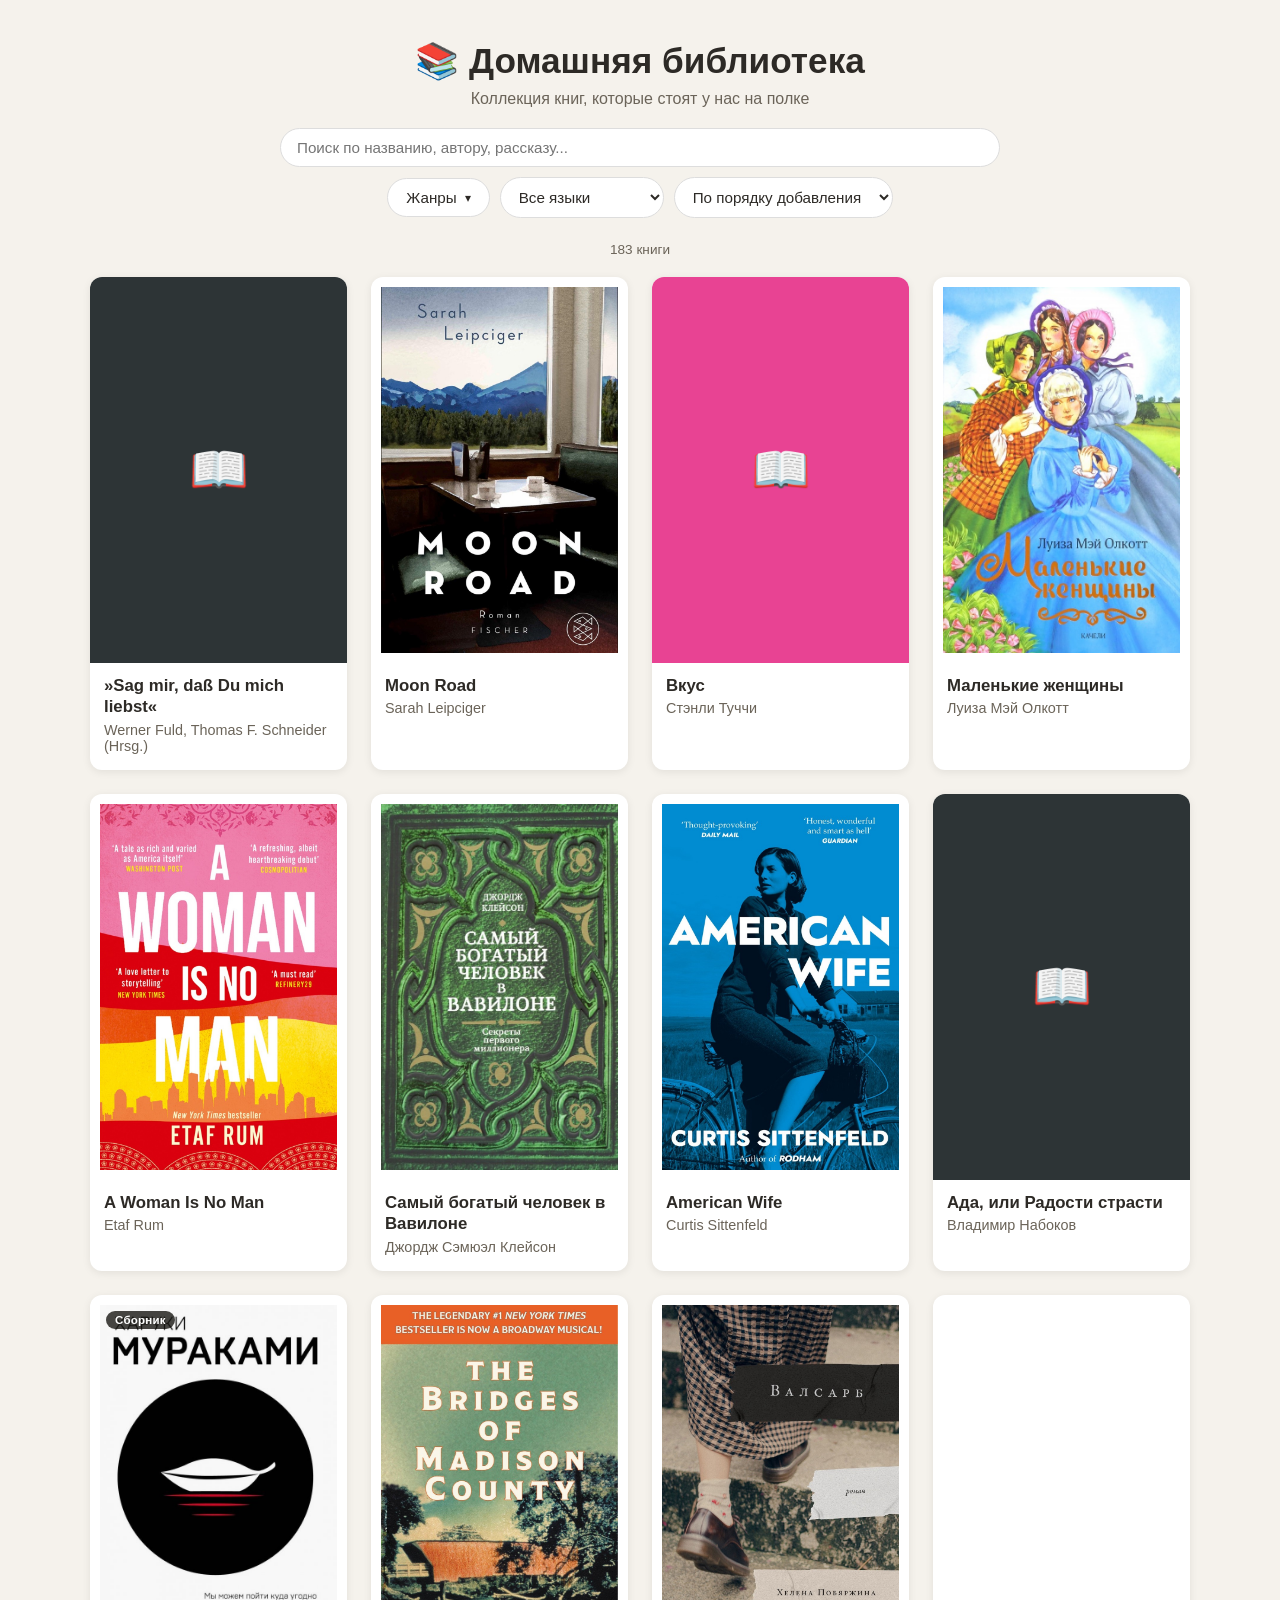
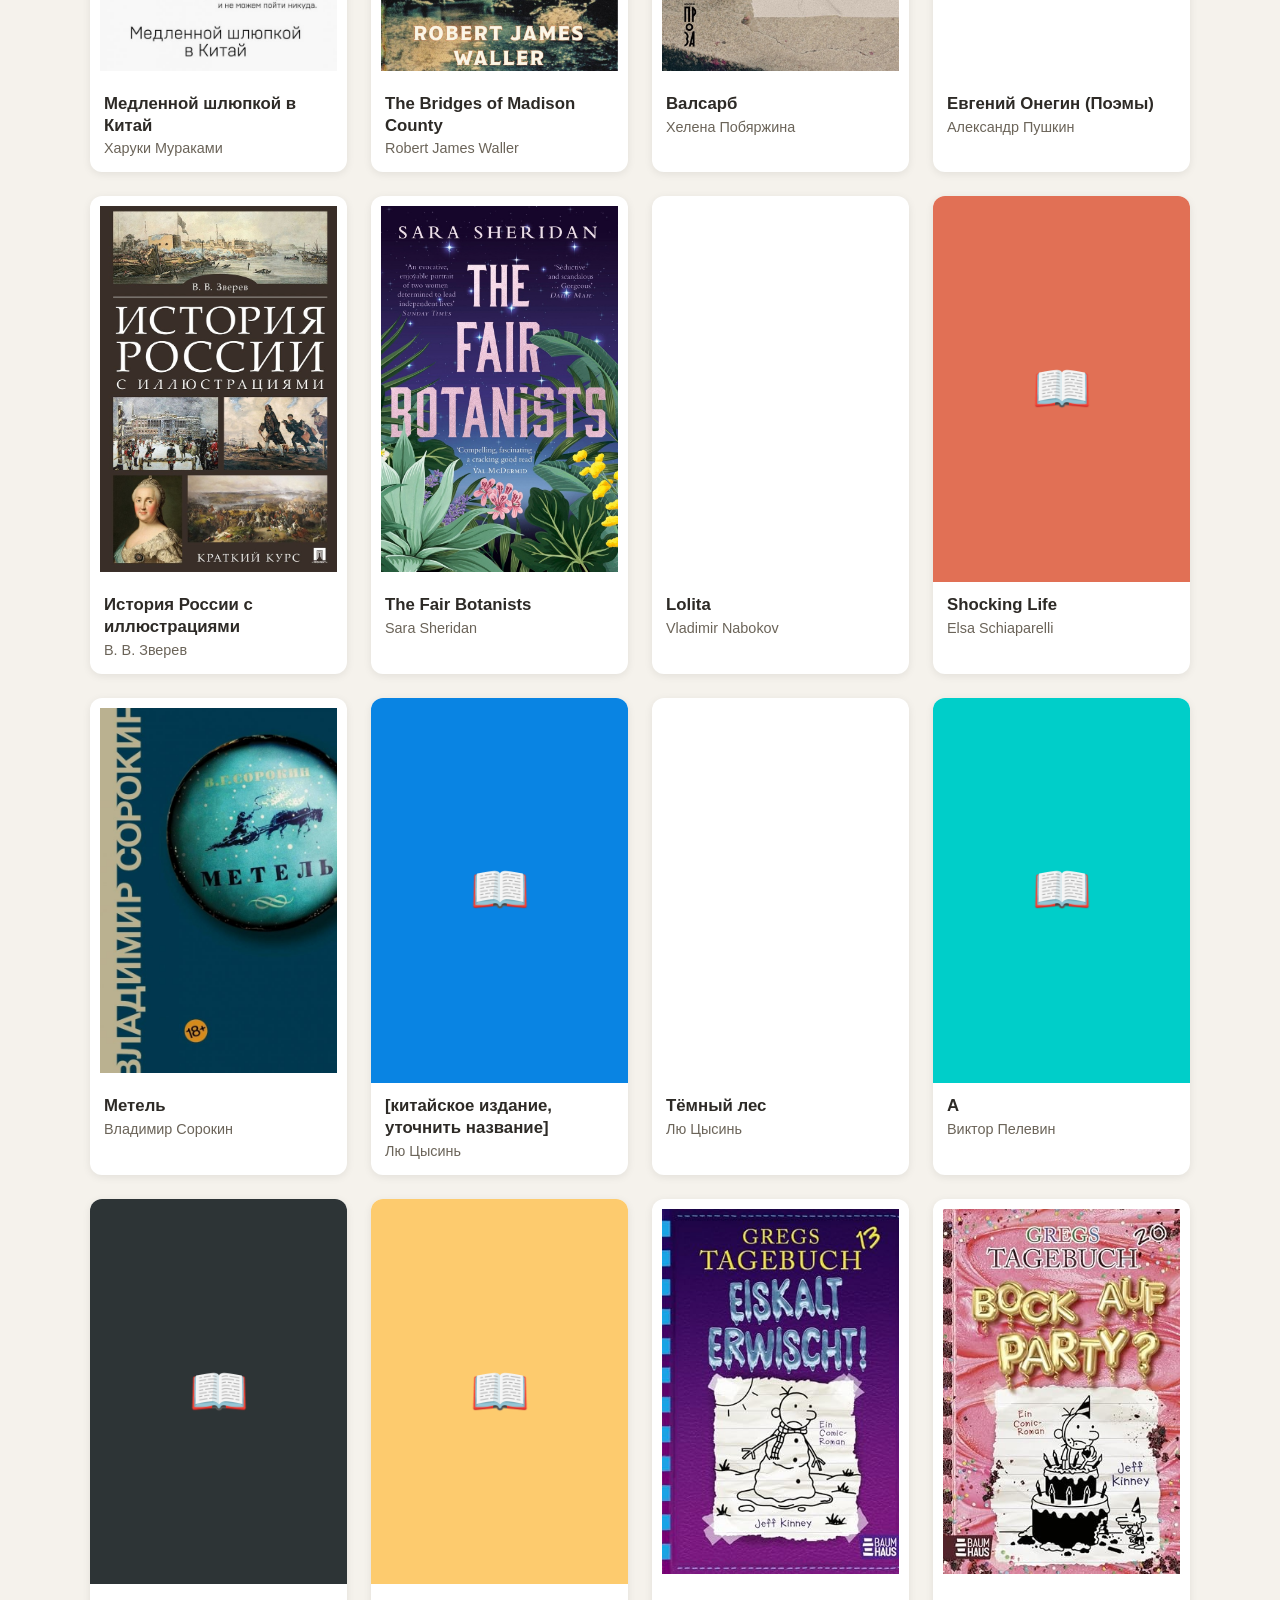
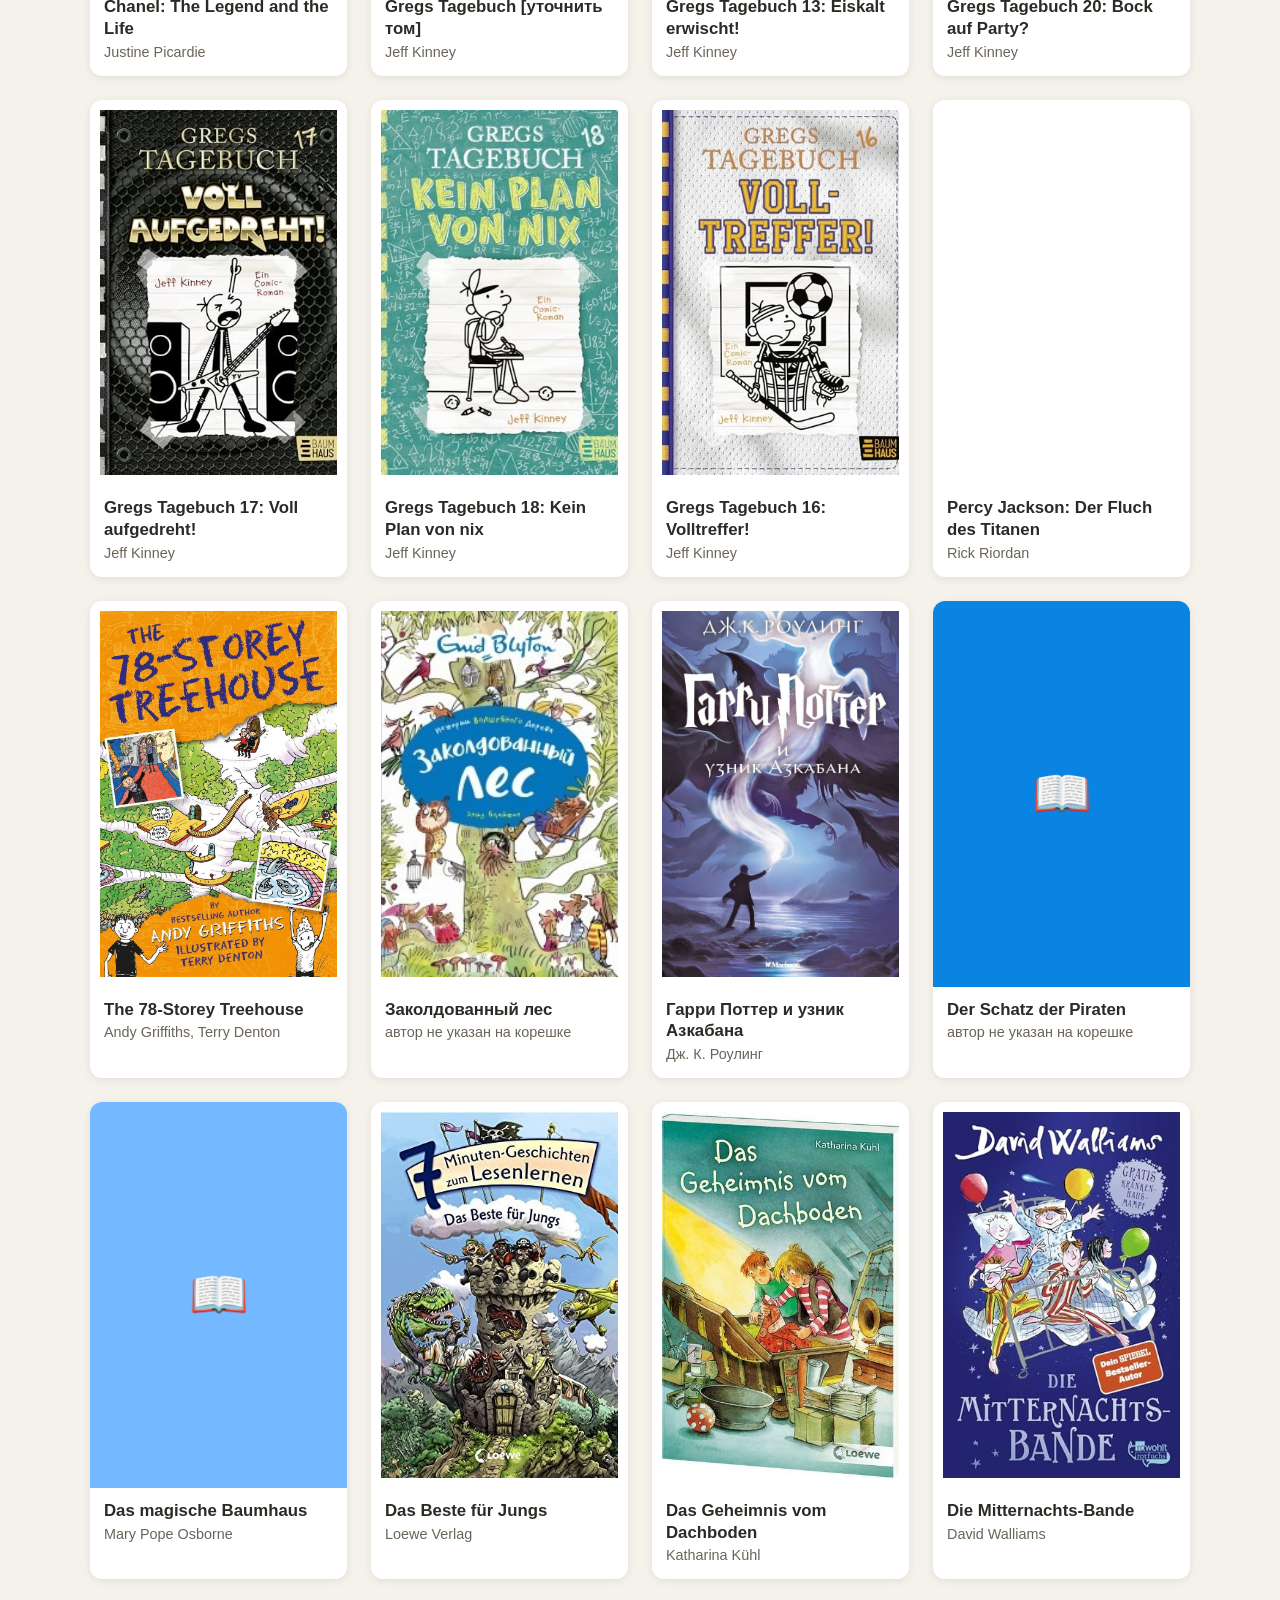
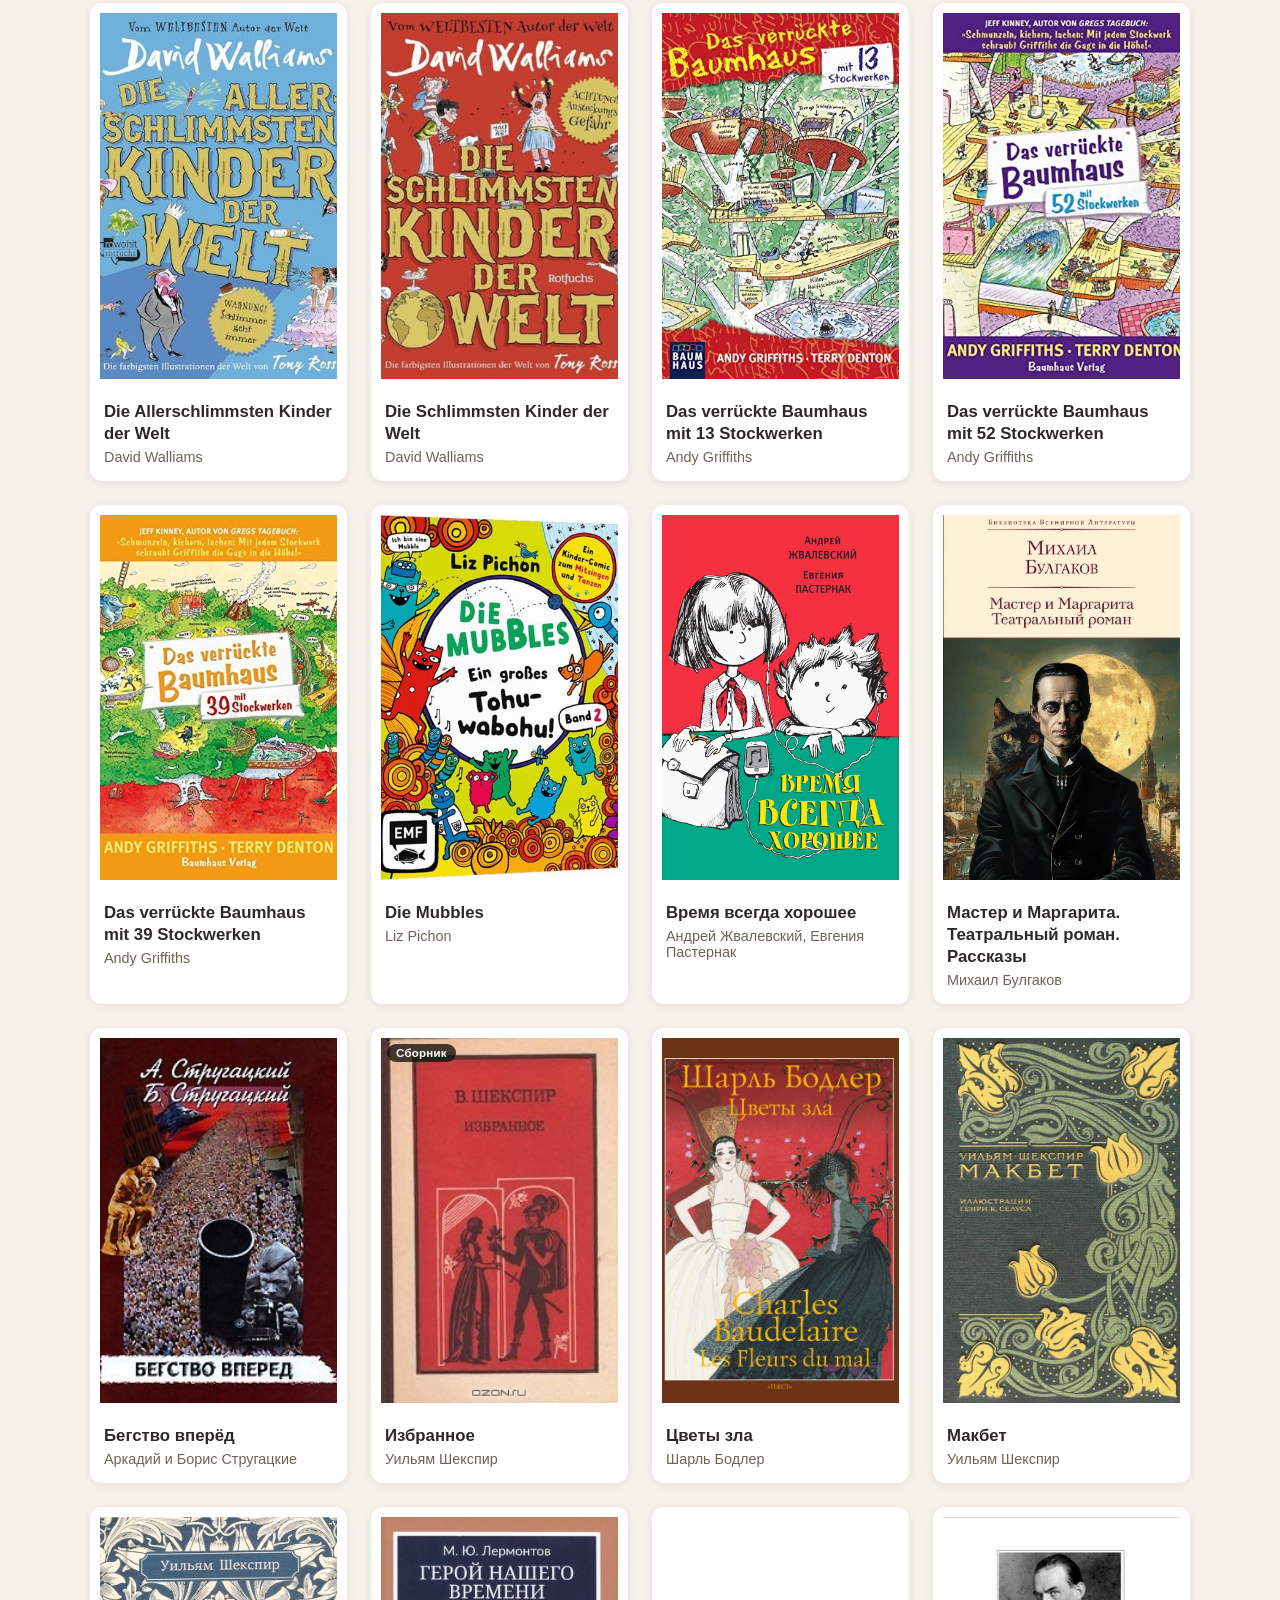
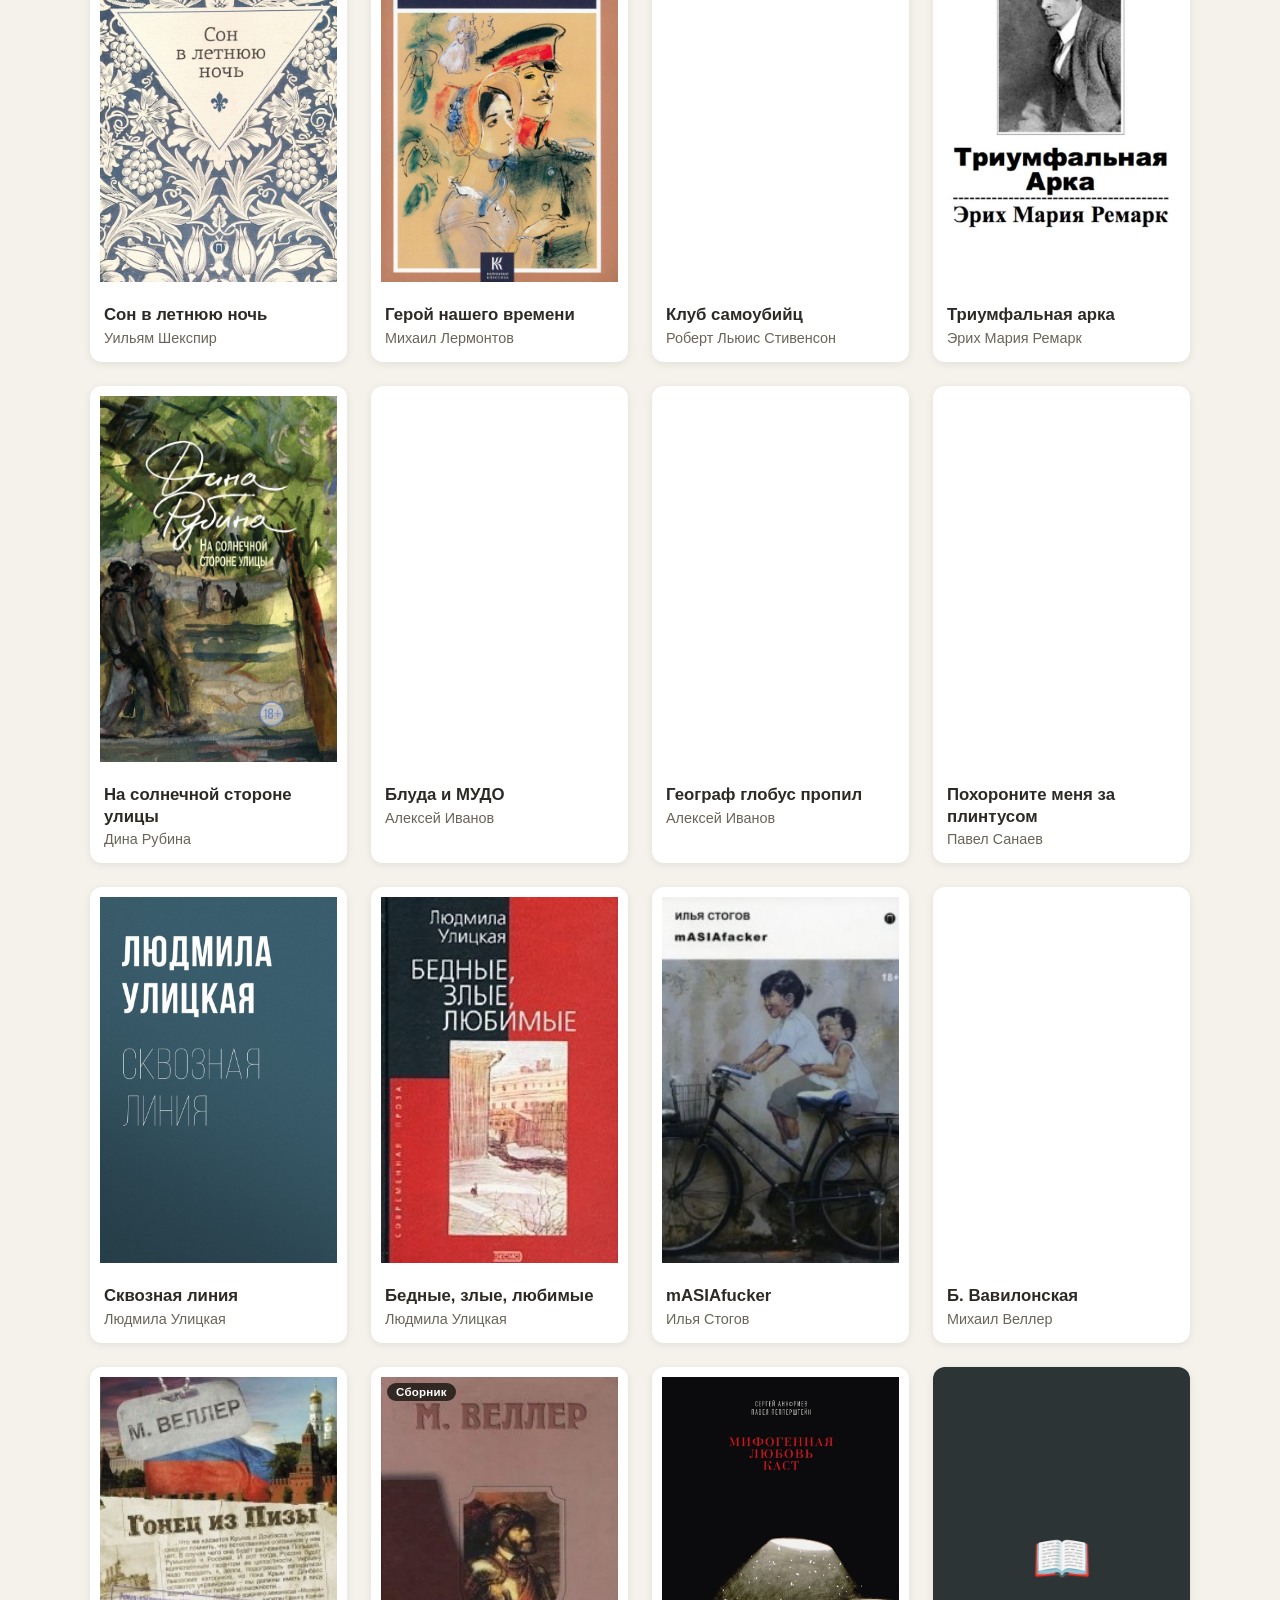
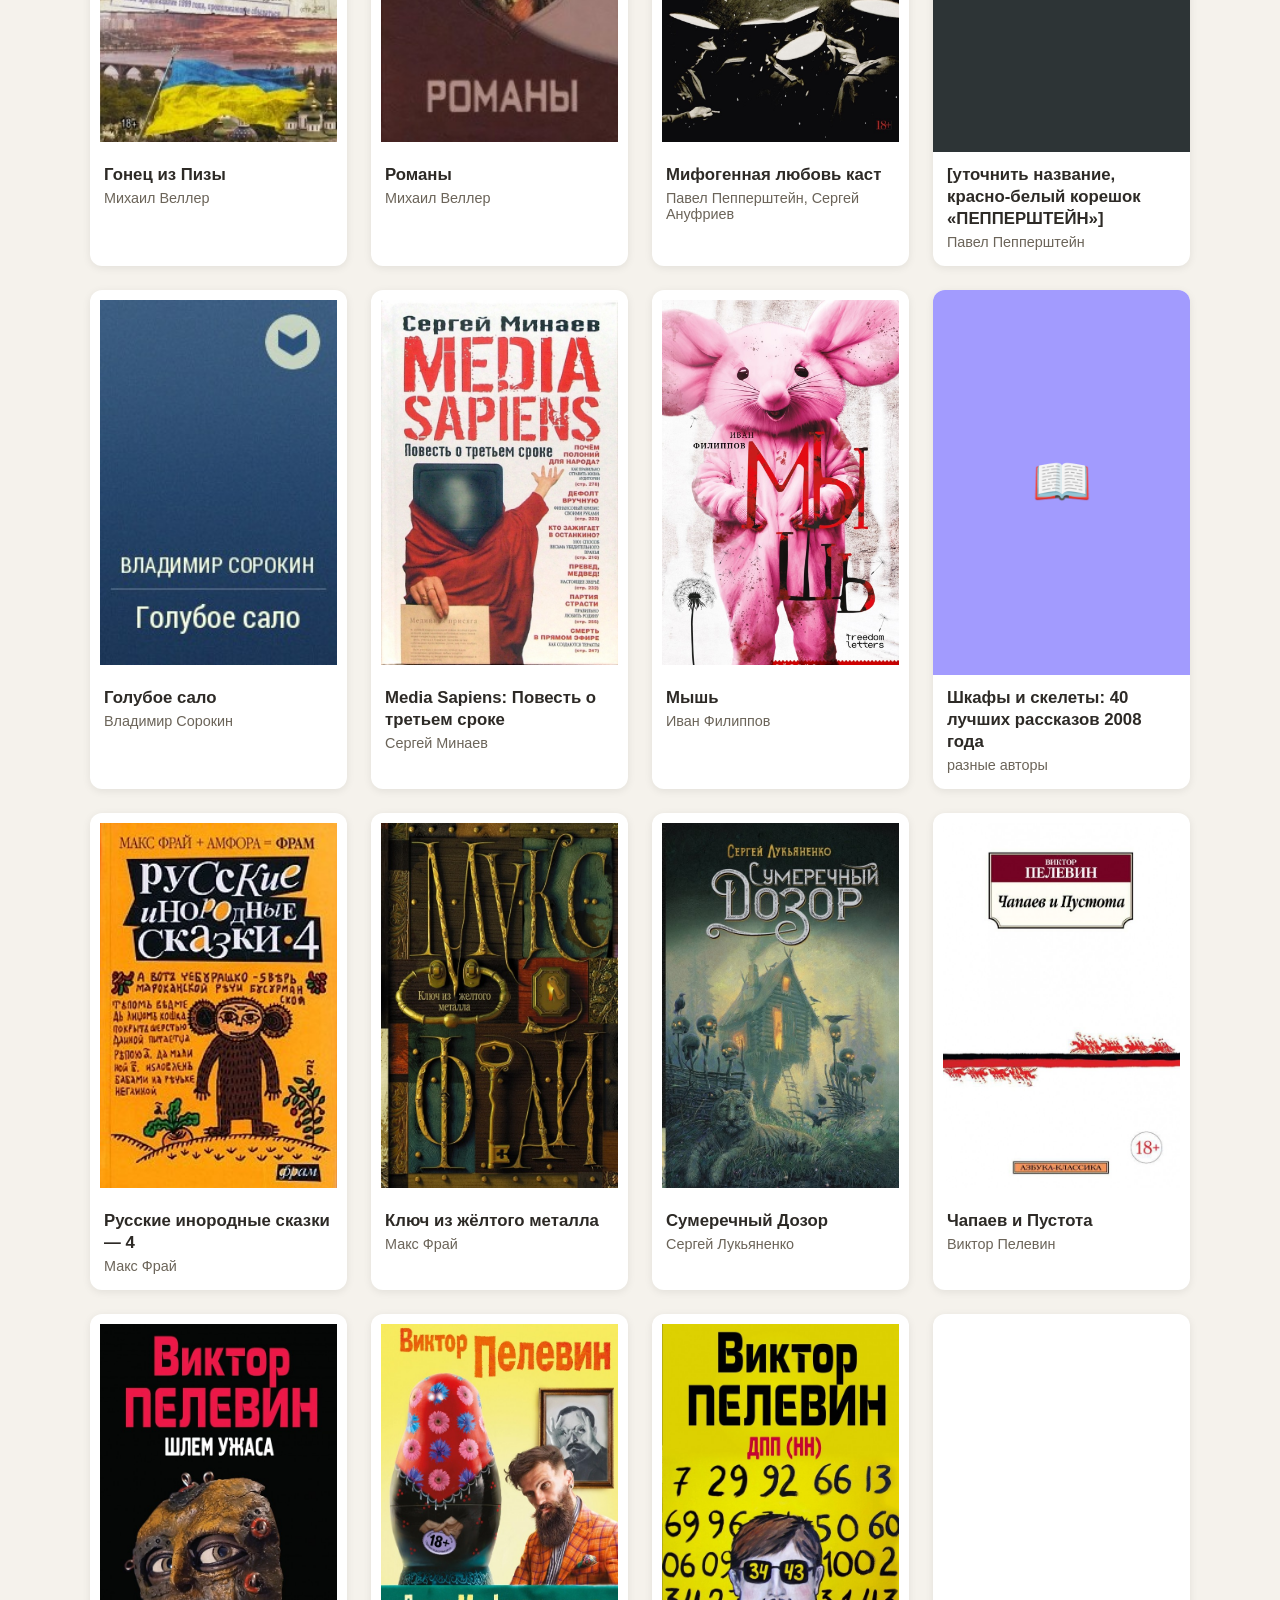
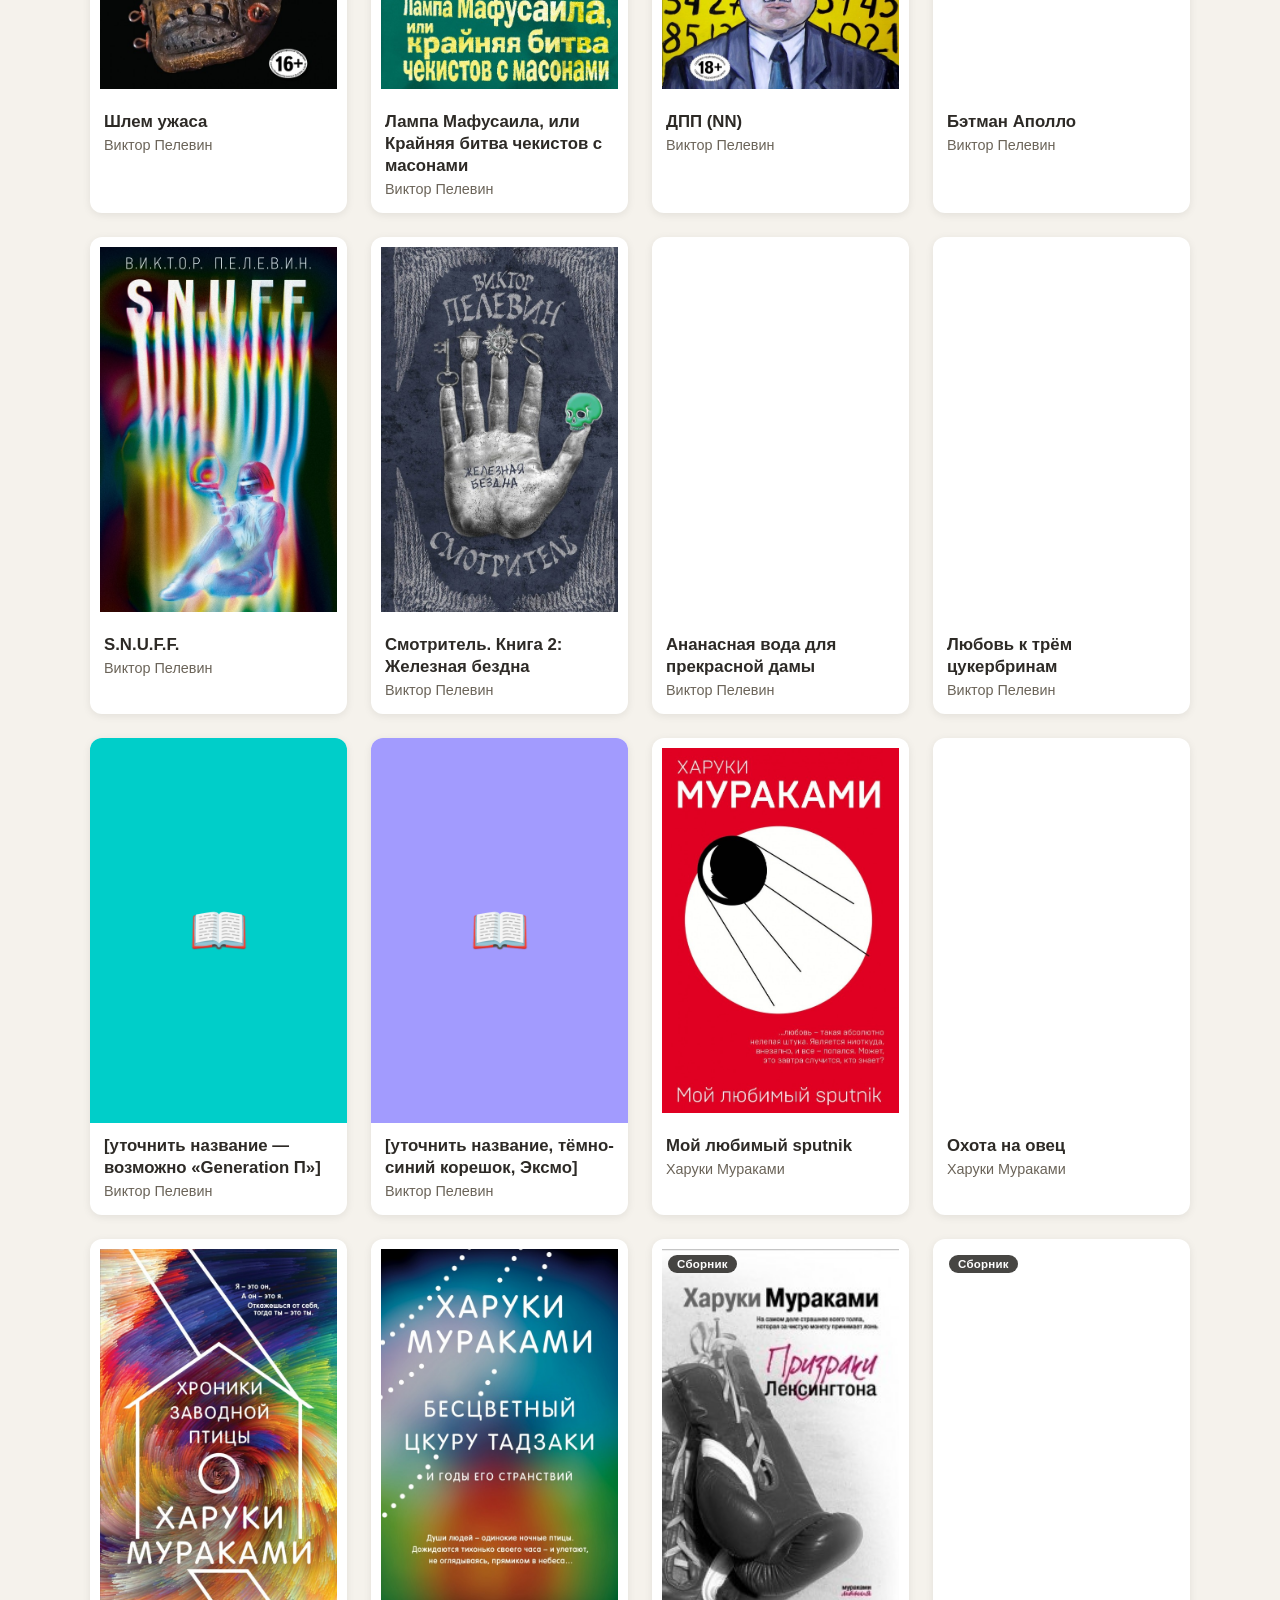
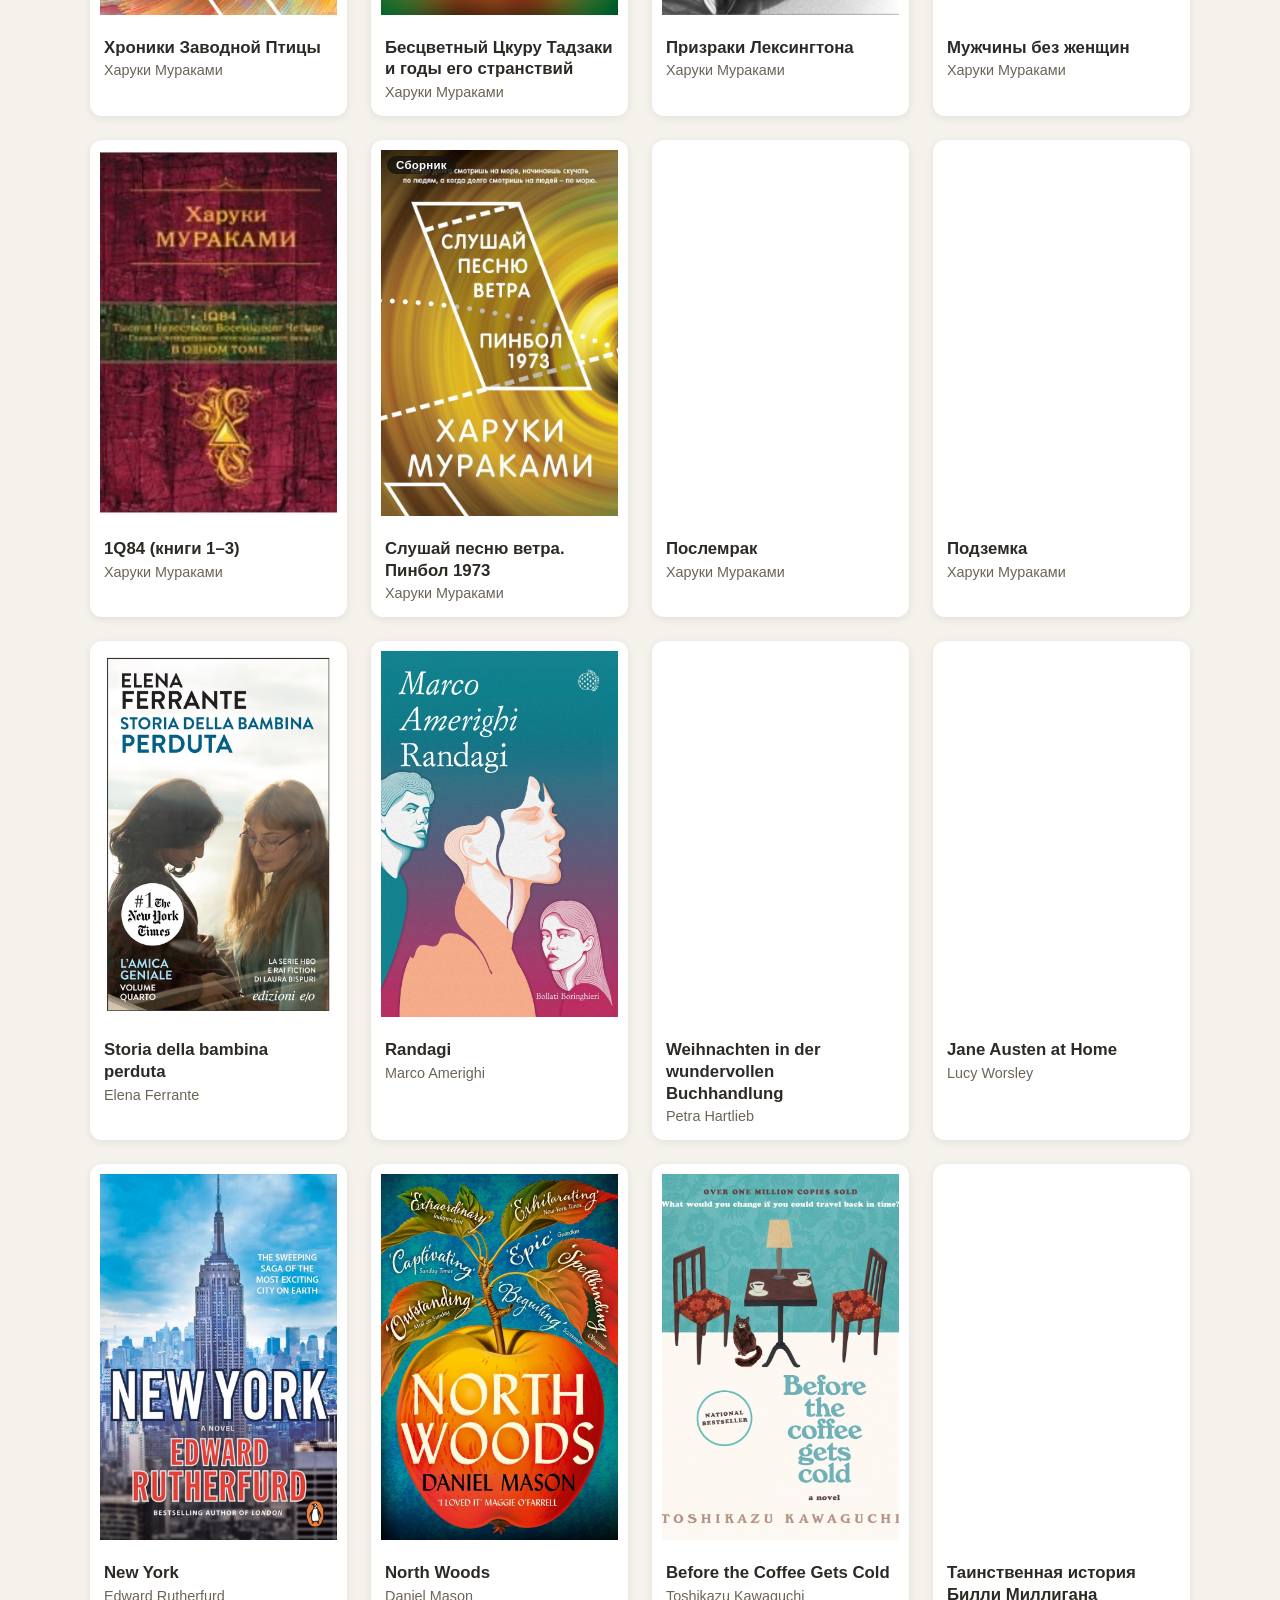
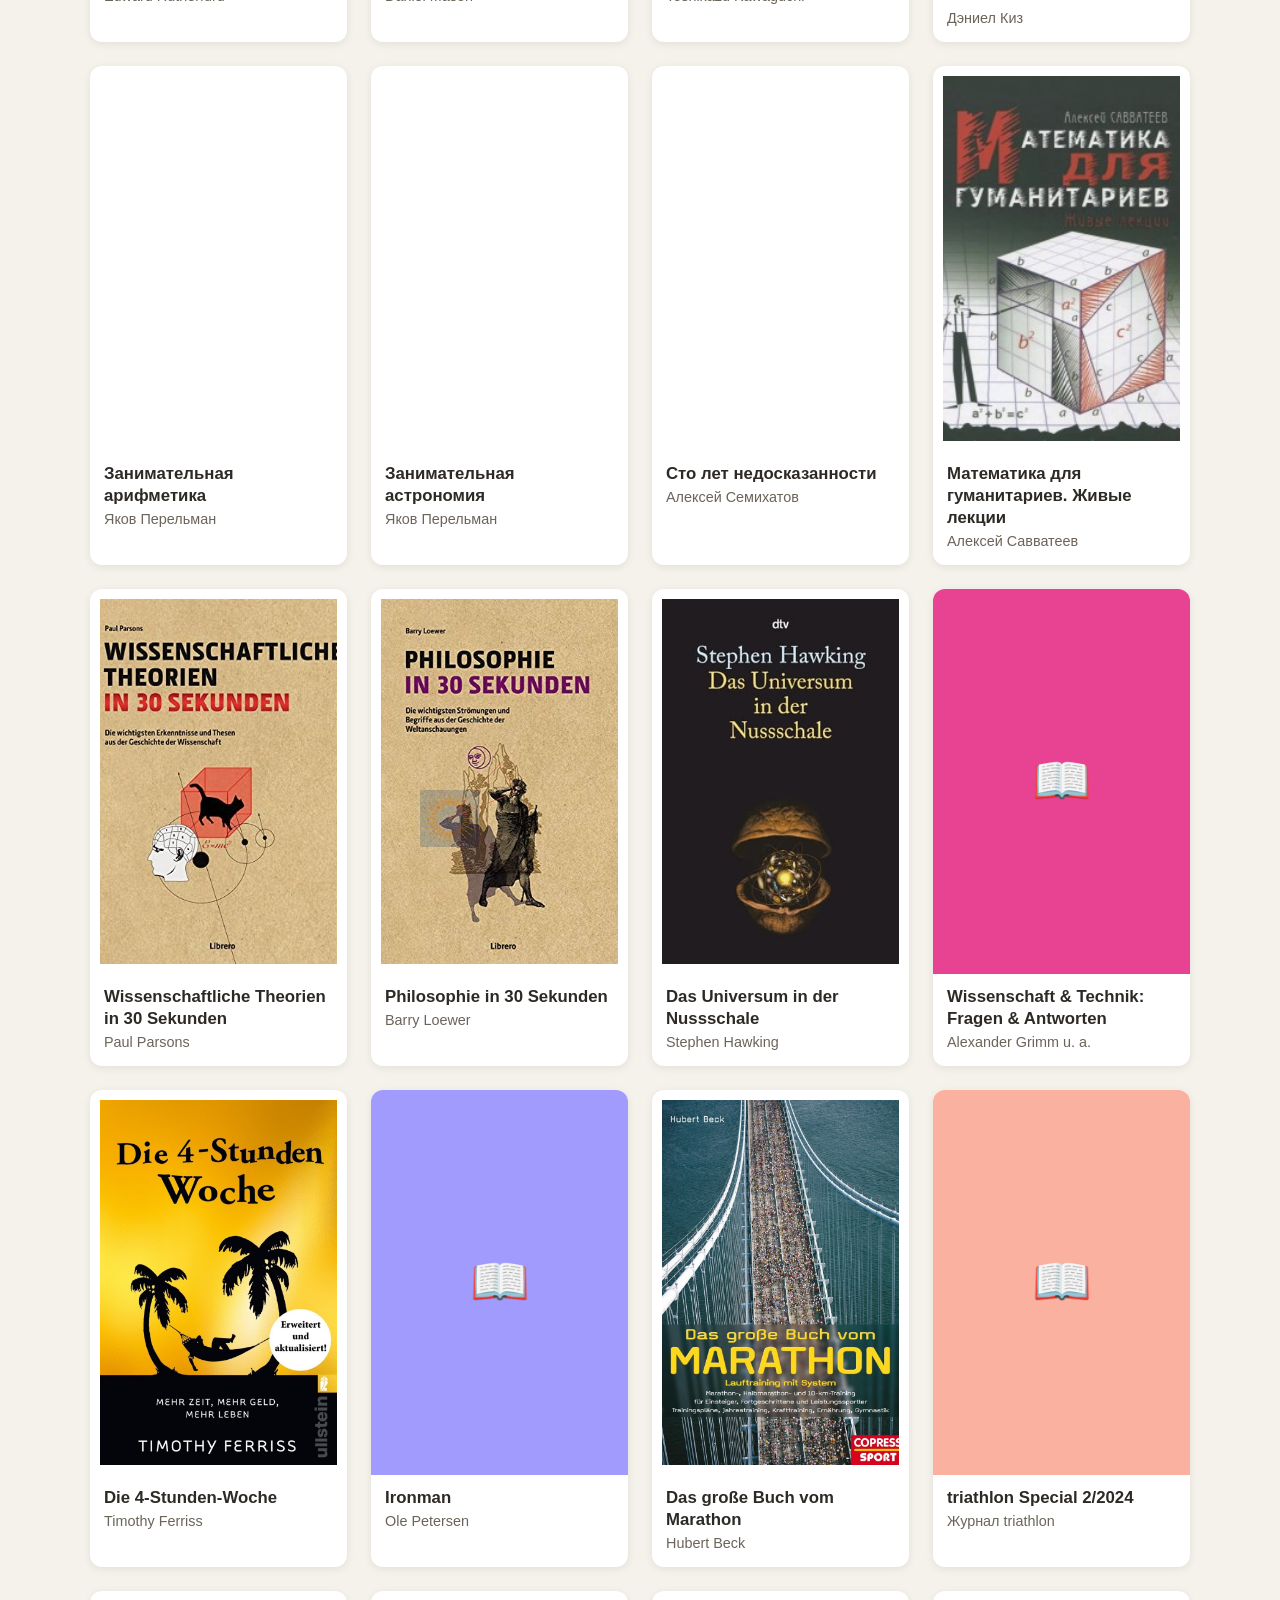
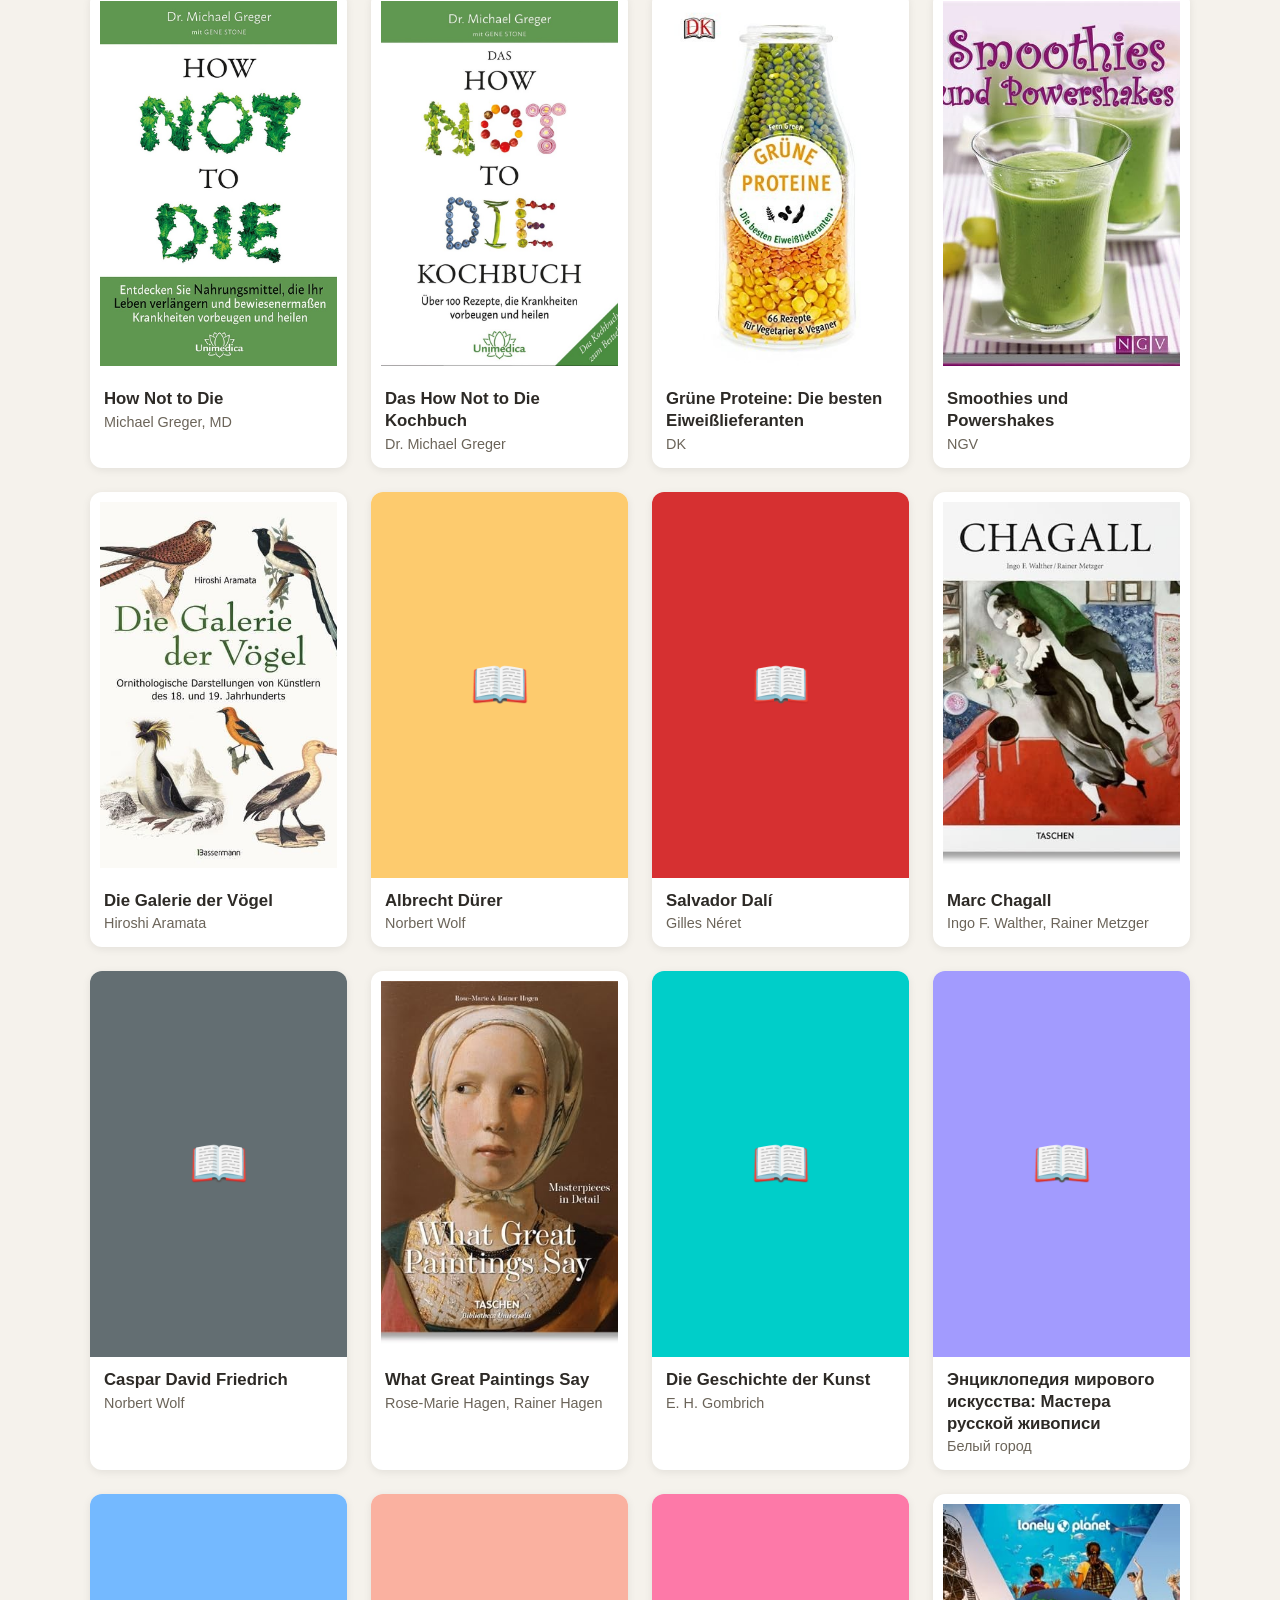
<file: home-library/index.html>
<!DOCTYPE html>
<html lang="ru">
<head>
<meta charset="UTF-8">
<meta name="viewport" content="width=device-width, initial-scale=1.0">
<meta name="robots" content="noindex, nofollow">
<title>Домашняя библиотека</title>
<link rel="stylesheet" href="style.css">
</head>
<body>

<header class="page-header">
  <h1>📚 Домашняя библиотека</h1>
  <p>Коллекция книг, которые стоят у нас на полке</p>

  <div class="controls">
    <input
      type="text"
      id="search-input"
      class="search-input"
      placeholder="Поиск по названию, автору, рассказу..."
      autocomplete="off"
    >

    <div class="genre-menu">
      <button type="button" id="genre-button" class="genre-button" aria-haspopup="true" aria-expanded="false" aria-controls="genre-panel">
        <span id="genre-button-label">Жанры</span>
        <span class="genre-caret" aria-hidden="true">▾</span>
      </button>
      <div id="genre-panel" class="genre-panel" hidden>
        <button type="button" id="genre-reset" class="genre-reset">Сбросить выбор</button>
        <div id="genre-list" class="genre-list"></div>
      </div>
    </div>

    <select id="language-select" class="control-select" aria-label="Язык книги"></select>
    <select id="sort-select" class="control-select" aria-label="Сортировка"></select>
  </div>
</header>

<p id="result-count" class="result-count" aria-live="polite"></p>

<main id="book-grid" class="book-grid">
  <!-- Карточки книг добавляются скриптом из books-data.js -->
</main>

<footer class="page-footer">
  <p>Список книг редактируется в файле <code>books-data.js</code></p>
</footer>

<script src="books-data.js"></script>
<script src="script.js"></script>
</body>
</html>
</file>
<file: home-library/style.css>
:root {
  --bg: #f5f2ec;
  --card-bg: #ffffff;
  --text: #2d2a26;
  --muted: #6b6459;
  --accent: #6c5ce7;
  --shadow: 0 2px 8px rgba(0, 0, 0, 0.08);
  --shadow-hover: 0 6px 18px rgba(0, 0, 0, 0.14);
}

* {
  box-sizing: border-box;
}

body {
  margin: 0;
  padding: 0 20px 40px;
  font-family: "Segoe UI", "Helvetica Neue", Arial, sans-serif;
  background: var(--bg);
  color: var(--text);
}

.page-header {
  text-align: center;
  padding: 40px 0 20px;
}

.page-header h1 {
  margin: 0 0 8px;
  font-size: 2.2rem;
}

.page-header p {
  margin: 0 0 20px;
  color: var(--muted);
}

/* ---------- поиск и выбор жанров ---------- */
.controls {
  position: relative;
  display: flex;
  flex-wrap: wrap;
  justify-content: center;
  align-items: center;
  gap: 10px;
  max-width: 720px;
  margin: 0 auto;
}

.search-input {
  flex: 1 1 100%;
  min-width: 0;
  padding: 10px 16px;
  font-size: 0.95rem;
  border: 1px solid #ddd;
  border-radius: 999px;
  background: #fff;
  color: var(--text);
  outline: none;
  transition: border-color 0.2s ease, box-shadow 0.2s ease;
}

.search-input:focus {
  border-color: var(--accent);
  box-shadow: 0 0 0 3px rgba(108, 92, 231, 0.15);
}

.genre-button {
  display: inline-flex;
  align-items: center;
  justify-content: center;
  gap: 8px;
  padding: 10px 18px;
  font: inherit;
  font-size: 0.95rem;
  color: var(--text);
  background: #fff;
  border: 1px solid #ddd;
  border-radius: 999px;
  cursor: pointer;
  transition: background 0.15s ease, color 0.15s ease, border-color 0.15s ease;
}

.genre-button:hover,
.genre-button[aria-expanded="true"] {
  border-color: var(--accent);
}

.genre-button.active {
  background: var(--accent);
  border-color: var(--accent);
  color: #fff;
}

.control-select {
  padding: 10px 14px;
  font: inherit;
  font-size: 0.95rem;
  color: var(--text);
  background: #fff;
  border: 1px solid #ddd;
  border-radius: 999px;
  cursor: pointer;
}

.control-select:hover,
.control-select:focus {
  border-color: var(--accent);
  outline: none;
}

.genre-caret {
  font-size: 0.8em;
}

.genre-panel {
  position: absolute;
  top: calc(100% + 8px);
  left: 0;
  right: 0;
  z-index: 20;
  max-height: min(60vh, 440px);
  overflow-y: auto;
  padding: 8px;
  text-align: left;
  background: #fff;
  border: 1px solid #e3ded4;
  border-radius: 14px;
  box-shadow: 0 10px 28px rgba(0, 0, 0, 0.18);
}

.genre-reset {
  display: block;
  width: 100%;
  margin: 0 0 6px;
  padding: 8px 10px;
  font: inherit;
  font-size: 0.85rem;
  text-align: left;
  color: var(--accent);
  background: none;
  border: none;
  border-bottom: 1px solid #eee;
  cursor: pointer;
}

.genre-reset:disabled {
  color: #b5afa5;
  cursor: default;
}

.genre-list {
  columns: 2;
  column-gap: 8px;
}

.genre-option {
  display: flex;
  align-items: center;
  gap: 8px;
  padding: 9px 10px;
  border-radius: 8px;
  font-size: 0.9rem;
  cursor: pointer;
  break-inside: avoid;
}

.genre-option:hover {
  background: #f3f0fb;
}

.genre-option input {
  flex: none;
  width: 18px;
  height: 18px;
  accent-color: var(--accent);
}

.genre-option .genre-name {
  flex: 1;
  overflow-wrap: anywhere;
}

.genre-option .genre-count {
  color: var(--muted);
  font-size: 0.8rem;
}

.result-count {
  text-align: center;
  color: var(--muted);
  font-size: 0.85rem;
  margin: 4px 0 0;
}

/* ---------- карточки ---------- */
.book-grid {
  max-width: 1100px;
  margin: 20px auto 0;
  display: grid;
  grid-template-columns: repeat(auto-fill, minmax(220px, 1fr));
  gap: 24px;
}

.book-card {
  background: var(--card-bg);
  border-radius: 12px;
  box-shadow: var(--shadow);
  overflow: hidden;
  transition: box-shadow 0.2s ease, transform 0.2s ease;
}

.book-cover {
  position: relative;
  width: 100%;
  aspect-ratio: 2 / 3;
  display: flex;
  align-items: center;
  justify-content: center;
  color: #fff;
  font-size: 3rem;
  text-align: center;
  padding: 10px;
  overflow: hidden;
  cursor: pointer;
}

.cover-placeholder {
  pointer-events: none;
}

.book-cover img {
  width: 100%;
  height: 100%;
  object-fit: cover;
}

.book-info {
  padding: 12px 14px 16px;
}

.book-title {
  margin: 0 0 4px;
  font-size: 1.05rem;
  line-height: 1.3;
  overflow-wrap: anywhere;
}

.book-author {
  margin: 0;
  font-size: 0.9rem;
  color: var(--muted);
  overflow-wrap: anywhere;
}

.book-found {
  margin: 6px 0 0;
  font-size: 0.8rem;
  color: var(--accent);
  overflow-wrap: anywhere;
}

/* метка «Сборник» в углу обложки (у книг с полем contents) */
.collection-badge {
  position: absolute;
  top: 16px;
  left: 16px;
  padding: 3px 9px;
  font-size: 0.72rem;
  font-weight: 600;
  letter-spacing: 0.02em;
  color: #fff;
  background: rgba(20, 18, 15, 0.78);
  border-radius: 999px;
  pointer-events: none;
}

/* краткое описание: оверлей поверх обложки */
.book-description {
  position: absolute;
  inset: 0;
  overflow-y: auto;
  padding: 16px;
  background: rgba(20, 18, 15, 0.9);
  color: #fff;
  font-size: 0.85rem;
  line-height: 1.5;
  text-align: left;
  opacity: 0;
  transform: translateY(12px);
  transition: opacity 0.25s ease, transform 0.25s ease;
  pointer-events: none;
}

.book-description p {
  margin: 0;
}

.book-description .book-series {
  margin-top: 8px;
  color: #d8d2c6;
}

.book-description .book-contents-title {
  margin-top: 10px;
  font-weight: 600;
}

.book-contents {
  margin: 4px 0 0;
  padding-left: 18px;
}

/* мышь: описание по наведению */
@media (hover: hover) {
  .book-card:hover {
    box-shadow: var(--shadow-hover);
    transform: translateY(-3px);
  }

  .book-cover:hover .book-description {
    opacity: 1;
    transform: translateY(0);
    pointer-events: auto;
  }
}

/* касание: описание по нажатию на обложку (класс ставит script.js) */
.book-cover.show-desc .book-description {
  opacity: 1;
  transform: translateY(0);
  pointer-events: auto;
}

.page-footer {
  text-align: center;
  margin-top: 50px;
  color: var(--muted);
  font-size: 0.85rem;
}

.page-footer code {
  background: #eee;
  padding: 2px 6px;
  border-radius: 4px;
}

/* ---------- телефон ---------- */
@media (max-width: 600px) {
  body {
    padding: 0 12px 32px;
  }

  .page-header {
    padding: 24px 0 14px;
  }

  .page-header h1 {
    font-size: 1.6rem;
  }

  .page-header p {
    margin-bottom: 14px;
    font-size: 0.9rem;
  }

  .controls {
    gap: 8px;
  }

  .genre-menu {
    flex: 1 1 100%;
  }

  .genre-button {
    width: 100%;
  }

  .control-select {
    flex: 1 1 0;
    min-width: 0;
    padding: 9px 10px;
    font-size: 0.85rem;
  }

  .genre-list {
    columns: 1;
  }

  .book-grid {
    grid-template-columns: repeat(2, minmax(0, 1fr));
    gap: 12px;
    margin-top: 14px;
  }

  .book-cover {
    font-size: 2rem;
  }

  .book-info {
    padding: 8px 10px 12px;
  }

  .book-title {
    font-size: 0.88rem;
  }

  .book-author {
    font-size: 0.78rem;
  }

  .book-found {
    font-size: 0.72rem;
  }

  .collection-badge {
    top: 14px;
    left: 14px;
    padding: 2px 7px;
    font-size: 0.64rem;
  }

  .book-description {
    padding: 10px;
    font-size: 0.74rem;
    line-height: 1.4;
  }
}
</file>
